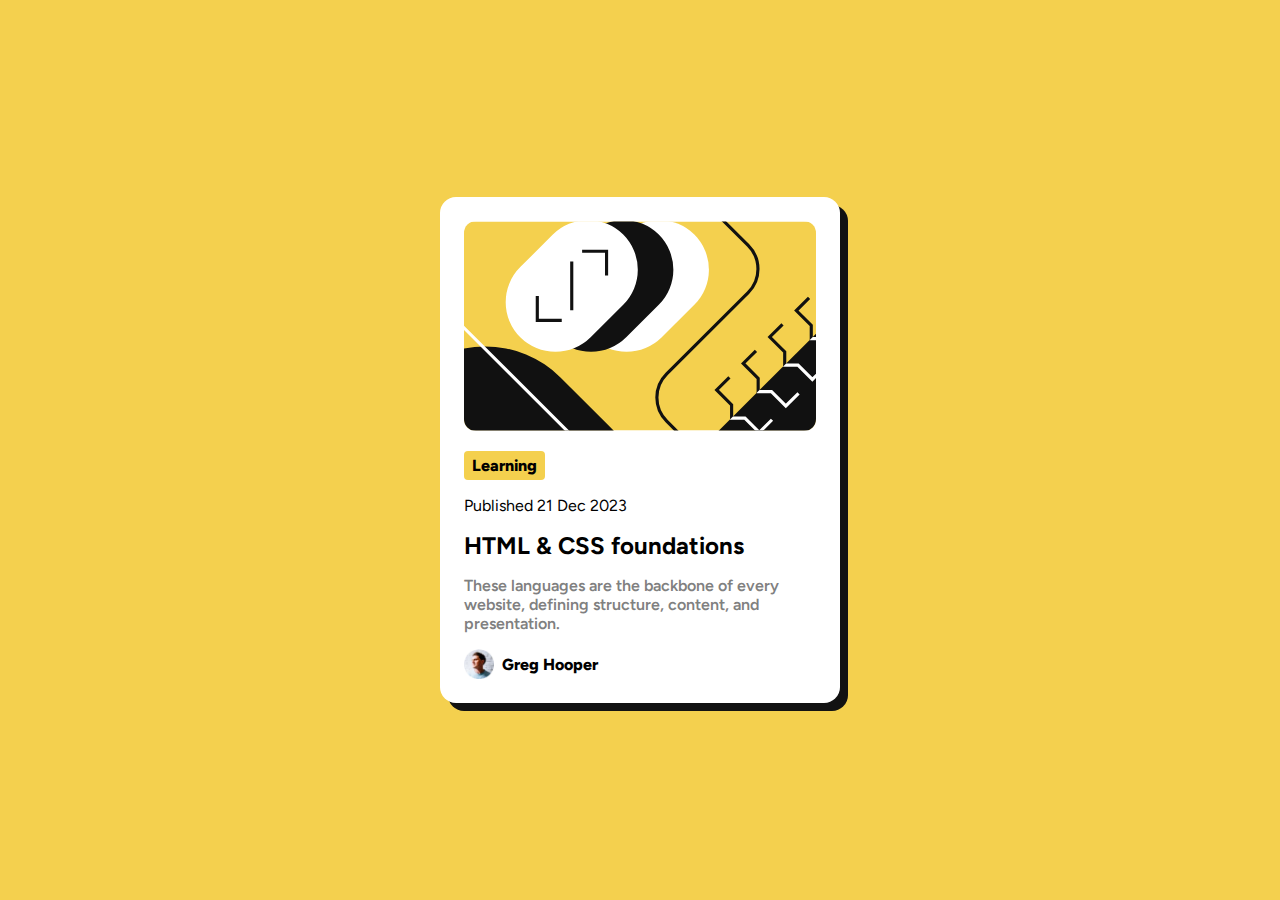
<file: blog-preview-card-main/index.html>
<!DOCTYPE html>
<html lang="en">

<head>
  <meta charset="UTF-8">
  <meta name="viewport" content="width=device-width, initial-scale=1.0">
  <link rel="stylesheet" href="./styles.css">
  <link rel="icon" type="image/png" sizes="32x32" href="./assets/images/favicon-32x32.png">
  <title>Frontend Mentor | Blog preview card</title>
</head>

<body>
  <main>
    <figure>
      <img src="./assets/images/illustration-article.svg" alt="illustration-article">
    </figure>
    <div class="blog-header">
      <p class="category">Learning</p>
      <p>Published 21 Dec 2023</p>
    </div>
    <div class="blog-info">
      <h1>HTML & CSS foundations</h1>
      <p> These languages are the backbone of every website, defining structure, content, and presentation.</p>
    </div>
    <div class="blog-footer">
      <img src="./assets/images/image-avatar.webp" alt="image-avatar">
      <p>Greg Hooper</p>
    </div>
  </main>
</body>

</html>
</file>
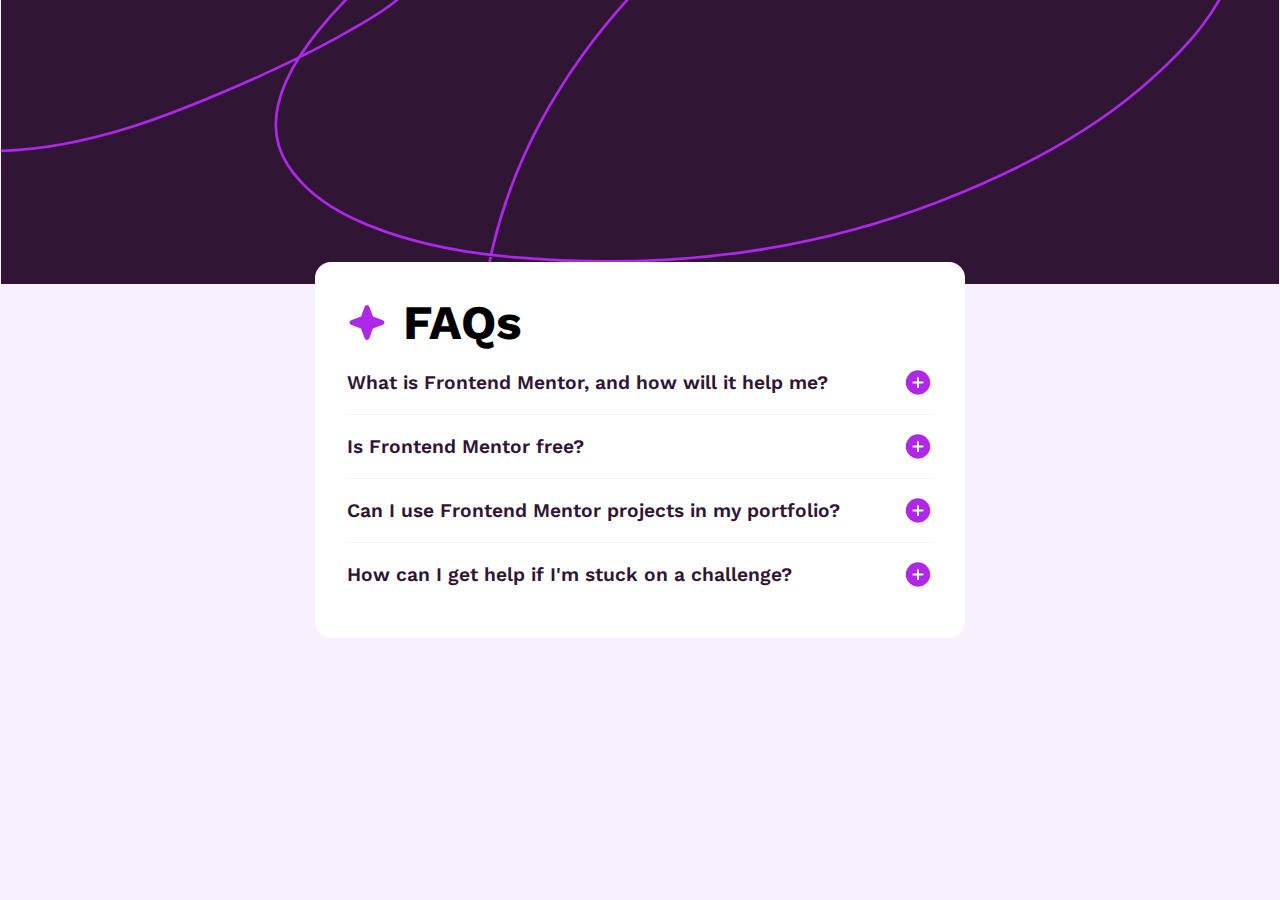
<file: faq-accordion-main/index.html>
<!DOCTYPE html>
<html lang="en">

<head>
  <meta charset="UTF-8">
  <meta name="viewport" content="width=device-width, initial-scale=1.0">
  <link rel="icon" type="image/png" sizes="32x32" href="./assets/images/favicon-32x32.png">
  <link rel="stylesheet" href="./styles.css">
  <title>Frontend Mentor | FAQ accordion</title>
</head>

<body>
  <main>
    <div class="title">
      <img src="./assets/images/icon-star.svg" alt="">
      <h1>FAQs</h1>
    </div>
    <div class="questions">
      <div class="question-container">
        <div class="question">
          <h2>What is Frontend Mentor, and how will it help me?</h2>
          <img id="btn-0" src="./assets/images/icon-plus.svg" alt="">
        </div>
        <p class="answer hidden" id="ans-0">Frontend Mentor offers realistic coding challenges to help developers
          improve
          their
          frontend coding skills with projects in HTML, CSS, and JavaScript. It's suitable for
          all levels and ideal for portfolio building.</p>
      </div>
      <hr>
      <div class="question-container">
        <div class="question">
          <h2>Is Frontend Mentor free?</h2>
          <img id="btn-1" src="./assets/images/icon-plus.svg" alt="">
        </div>
        <p class="answer hidden" id="ans-1">Yes, Frontend Mentor offers both free and premium coding challenges, with
          the
          free
          option providing access to a range of projects suitable for all skill levels.</p>
      </div>
      <hr>
      <div class="question-container">
        <div class="question">
          <h2> Can I use Frontend Mentor projects in my portfolio?</h2>
          <img id="btn-2" src="./assets/images/icon-plus.svg" alt="">
        </div>
        <p class="answer hidden" id="ans-2">Yes, you can use projects completed on Frontend Mentor in your portfolio.
          It's an
          excellent
          way to showcase your skills to potential employers!</p>
      </div>
      <hr>
      <div class="question-container">
        <div class="question">
          <h2>How can I get help if I'm stuck on a challenge?</h2>
          <img id="btn-3" src="./assets/images/icon-plus.svg" alt="">
        </div>
        <p class="answer hidden" id="ans-3">The best place to get help is inside Frontend Mentor's Discord community.
          There's
          a
          help
          channel where you can ask questions and seek support from other community members.</p>
      </div>
    </div>
  </main>
  <script src="./script.js"></script>
</body>

</html>
</file>
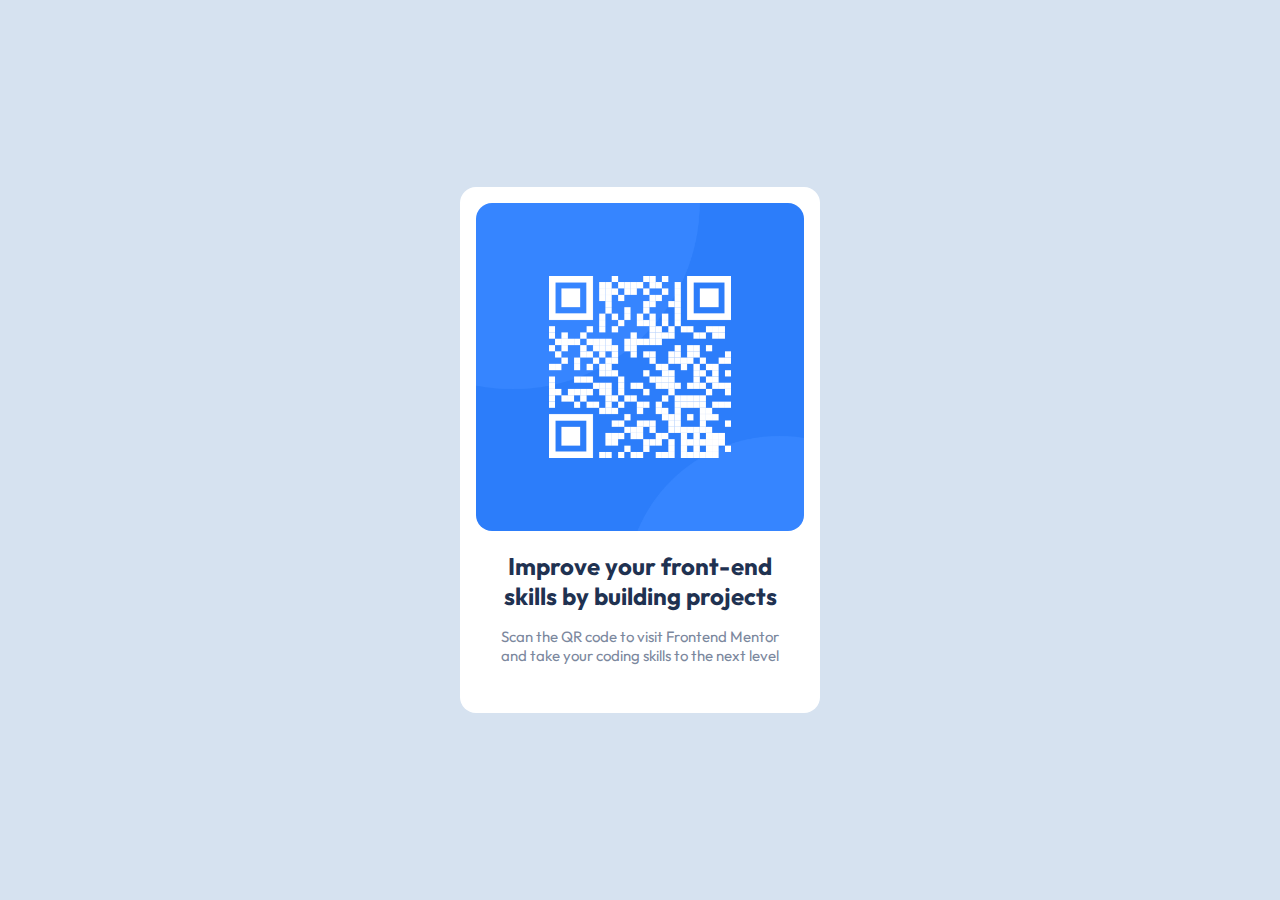
<file: qr-code-component-main/index.html>
<!DOCTYPE html>
<html lang="en">

<head>
  <meta charset="UTF-8">
  <meta name="viewport" content="width=device-width, initial-scale=1.0">
  <link rel="stylesheet" href="./styles.css">
  <link rel="icon" type="image/png" sizes="32x32" href="./images/favicon-32x32.png">
  <title>Frontend Mentor | QR code component</title>
</head>

<body>
  <div class="container">
    <img src="./images/image-qr-code.png" alt="Qr code">
    <h1> Improve your front-end skills by building projects</h1>
    <p> Scan the QR code to visit Frontend Mentor and take your coding skills to the next level</p>
  </div>
</body>

</html>
</file>
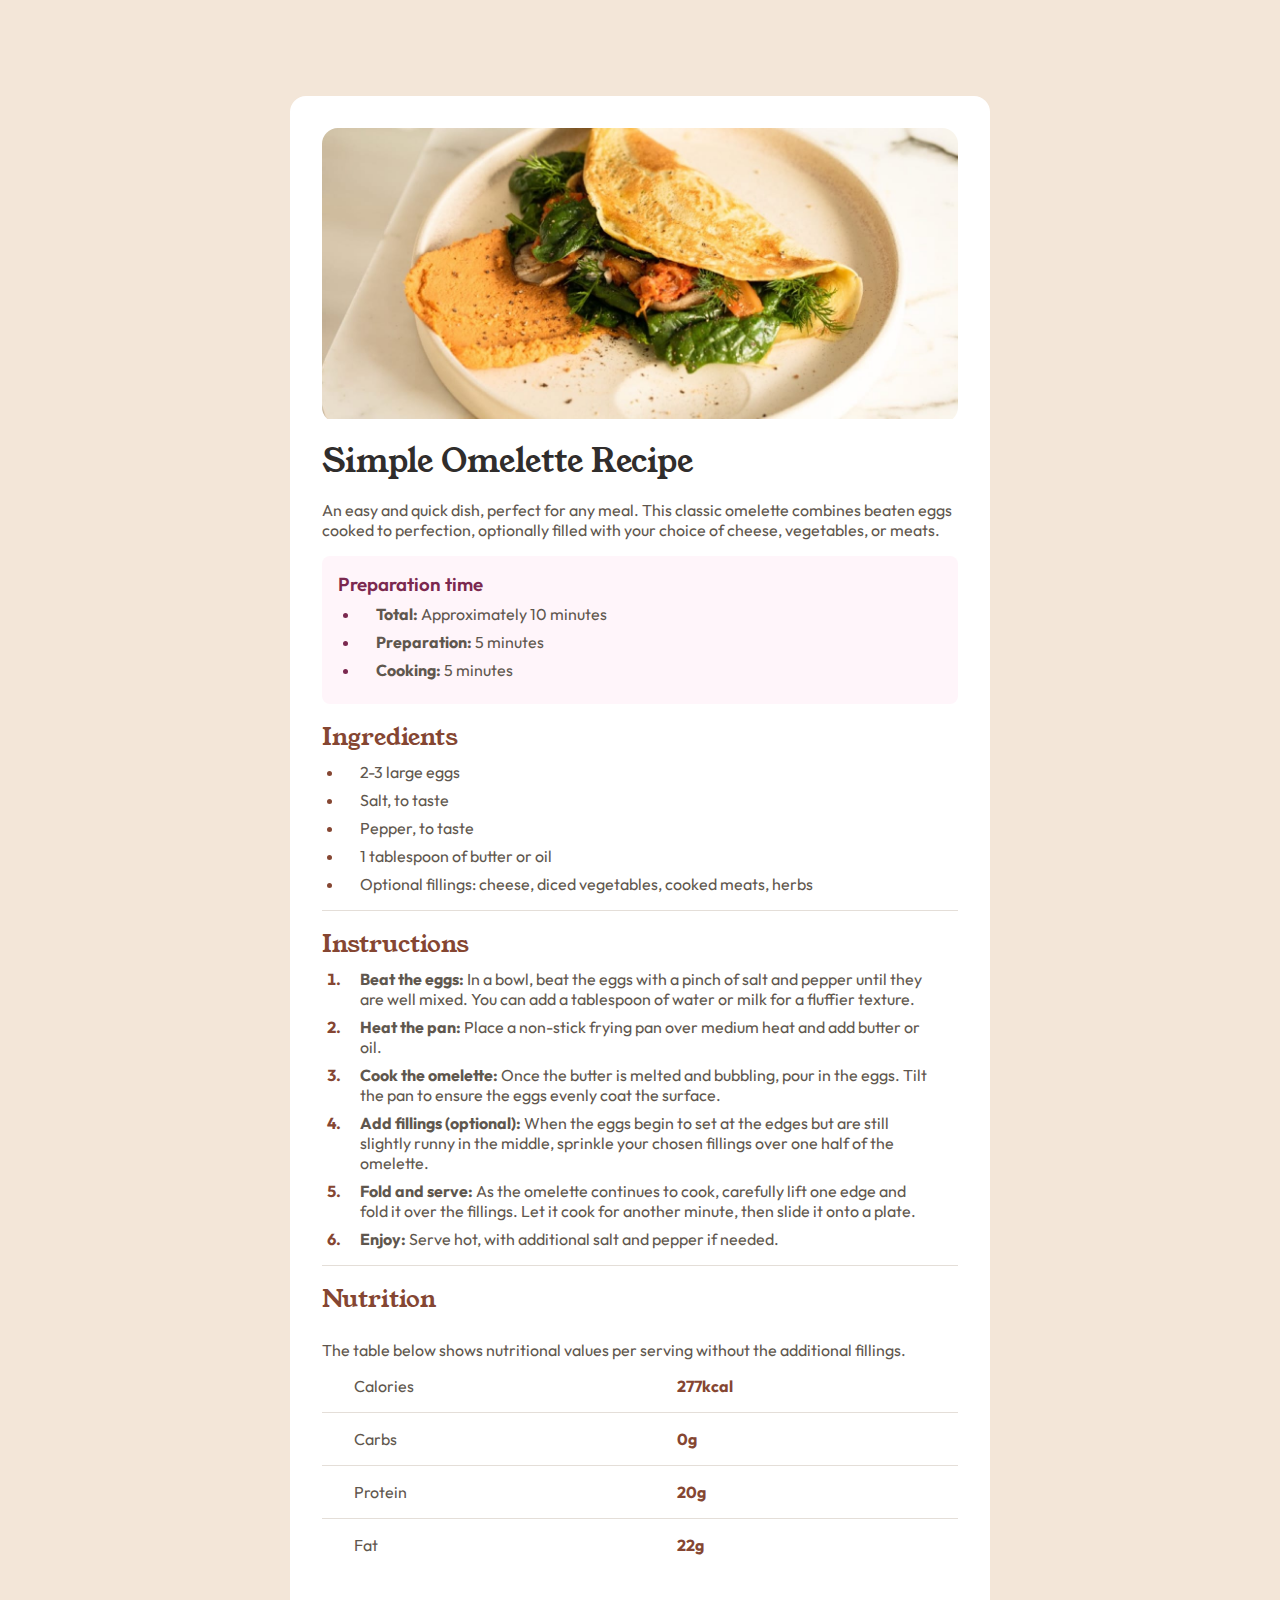
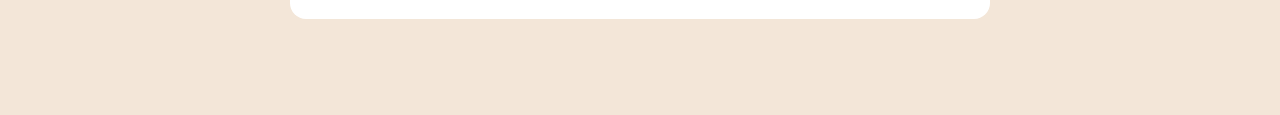
<file: recipe-page-main/index.html>
<!DOCTYPE html>
<html lang="en">

<head>
  <meta charset="UTF-8">
  <meta name="viewport" content="width=device-width, initial-scale=1.0">
  <link rel="stylesheet" href="./styles.css">
  <link rel="icon" type="image/png" sizes="32x32" href="./assets/images/favicon-32x32.png">

  <title>Frontend Mentor | Recipe page</title>

</head>

<body>
  <main class="main-cont">
    <figure class="img-cont">
      <img src="./assets/images/image-omelette.jpeg" alt="Omelette image">
    </figure>
    <div class="hero-cont">
      <h1> Simple Omelette Recipe</h1>
      <p>An easy and quick dish, perfect for any meal. This classic omelette combines beaten eggs cooked
        to perfection, optionally filled with your choice of cheese, vegetables, or meats.</p>
    </div>
    <div class="prep-cont">
      <h3>Preparation time</h3>
      <ul>
        <li><strong>Total:</strong> Approximately 10 minutes</li>
        <li><strong>Preparation:</strong> 5 minutes</li>
        <li><strong>Cooking:</strong> 5 minutes</li>
      </ul>
    </div>
    <div class="ingredients-cont">
      <h2>Ingredients</h2>
      <ul>
        <li>2-3 large eggs</li>
        <li>Salt, to taste</li>
        <li>Pepper, to taste</li>
        <li>1 tablespoon of butter or oil</li>
        <li>Optional fillings: cheese, diced vegetables, cooked meats, herbs</li>
      </ul>
    </div>
    <hr>
    <div class="ins-cont">
      <h2>Instructions</h2>
      <ol>
        <li><strong>Beat the eggs:</strong> In a bowl, beat the eggs with a pinch of salt and pepper until they are well
          mixed.
          You can add a tablespoon of water or milk for a fluffier texture.</li>
        <li><strong>Heat the pan:</strong> Place a non-stick frying pan over medium heat and add butter or oil.</li>
        <li><strong>Cook the omelette:</strong> Once the butter is melted and bubbling, pour in the eggs. Tilt the pan
          to ensure
          the eggs evenly coat the surface.</li>
        <li><strong>Add fillings (optional):</strong> When the eggs begin to set at the edges but are still slightly
          runny in the
          middle, sprinkle your chosen fillings over one half of the omelette.</li>
        <li><strong>Fold and serve:</strong> As the omelette continues to cook, carefully lift one edge and fold it over
          the
          fillings. Let it cook for another minute, then slide it onto a plate.</li>
        <li><strong>Enjoy:</strong> Serve hot, with additional salt and pepper if needed.</li>
      </ol>
    </div>
    <hr>
    <div class="nutri-cont">
      <h2>Nutrition</h2>
      <p>The table below shows nutritional values per serving without the additional fillings.</p>
      <table rules="rows">
        <tr>
          <td>Calories</td>
          <td>277kcal</td>
        </tr>
        <tr>
          <td>Carbs</td>
          <td>0g</td>
        </tr>
        <tr>
          <td>Protein</td>
          <td>20g</td>
        </tr>
        <tr>
          <td>Fat</td>
          <td>22g</td>
        </tr>
      </table>
    </div>
  </main>
</body>

</html>
</file>
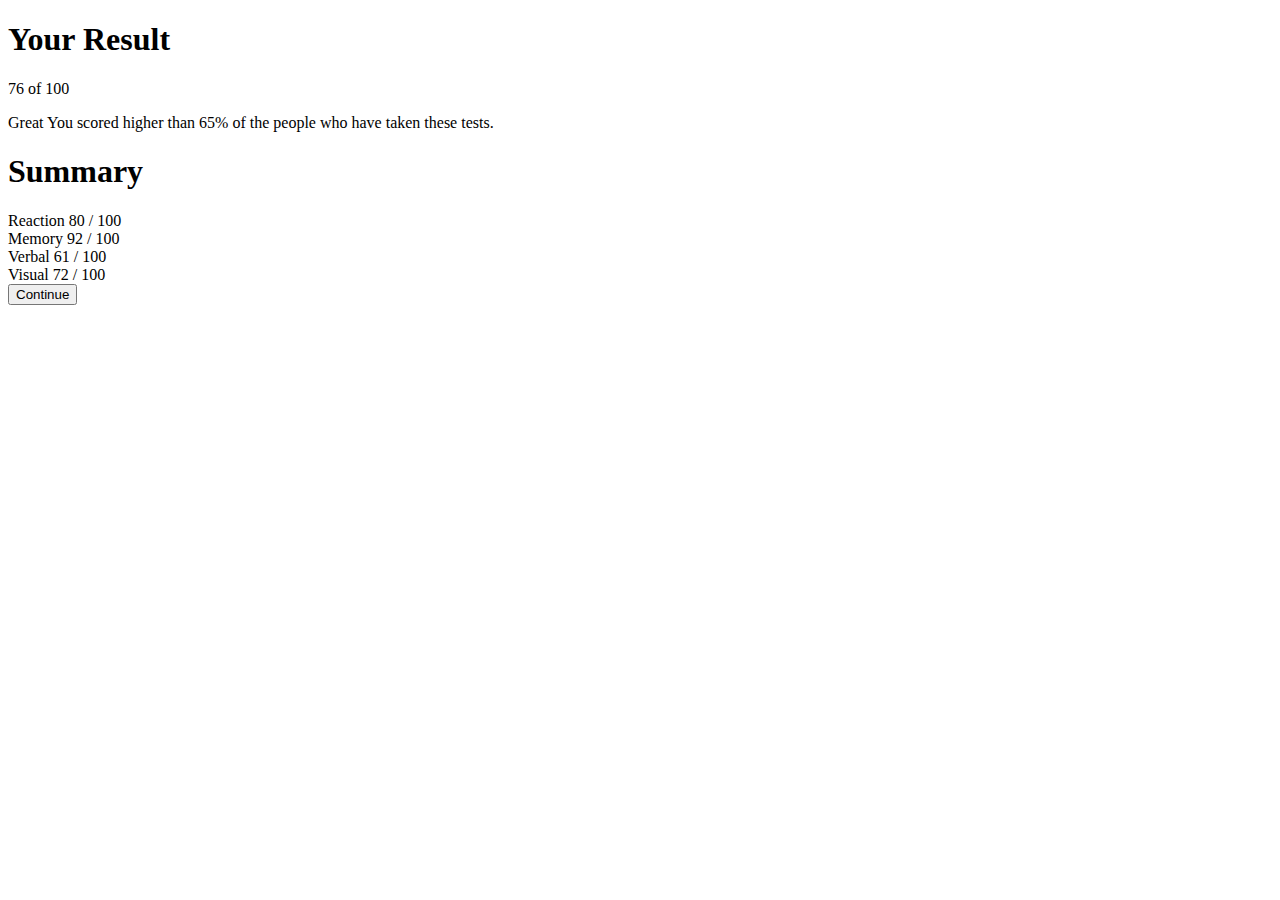
<file: results-summary-component-main/index.html>
<!DOCTYPE html>
<html lang="en">
  <head>
    <meta charset="UTF-8" />
    <meta name="viewport" content="width=device-width, initial-scale=1.0" />
    <link
      rel="icon"
      type="image/png"
      sizes="32x32"
      href="./assets/images/favicon-32x32.png"
    />
    <title>Frontend Mentor | Results summary component</title>
  </head>
  <body>
    <main>
      <section class="result">
        <h1>Your Result</h1>
        <p>76 of 100</p>
        <p>
          Great You scored higher than 65% of the people who have taken these
          tests.
        </p>
      </section>
      <section class="summary">
        <h1>Summary</h1>
        <div>Reaction 80 / 100</div>
        <div>Memory 92 / 100</div>
        <div>Verbal 61 / 100</div>
        <div>Visual 72 / 100</div>
        <button type="button">Continue</button>
      </section>
    </main>
  </body>
</html>
</file>
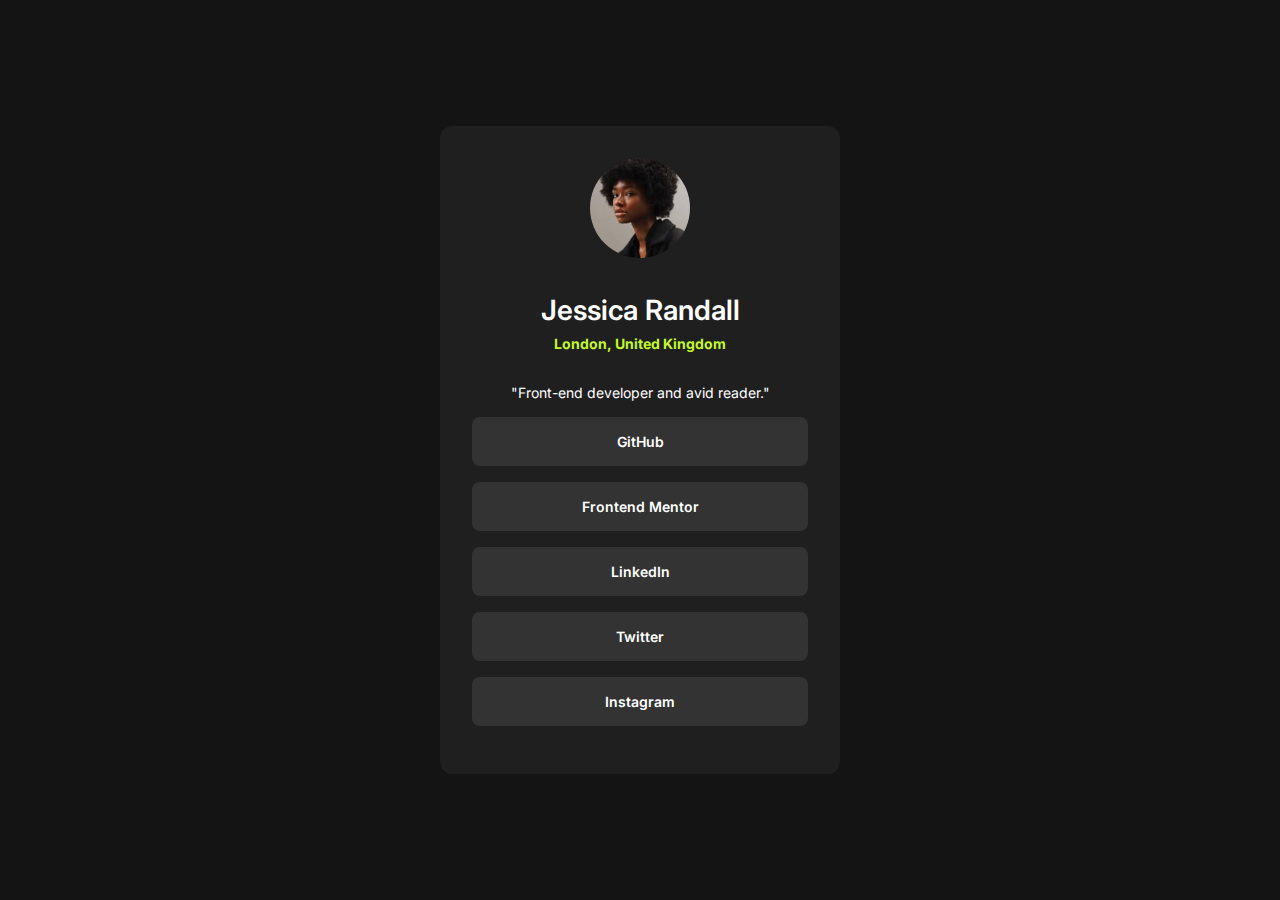
<file: social-links-profile-main/index.html>
<!DOCTYPE html>
<html lang="en">

<head>
  <meta charset="UTF-8">
  <meta name="viewport" content="width=device-width, initial-scale=1.0">

  <link rel="icon" type="image/png" sizes="32x32" href="./assets/images/favicon-32x32.png">
  <link rel="stylesheet" href="./styles.css">
  <title>Frontend Mentor | Social links profile</title>
</head>

<body>
  <main>
    <figure class="img-container">
      <img src="./assets/images/avatar-jessica.jpeg" alt="Profile pic">
    </figure>
    <div class="personal-info-container">
      <h1>Jessica Randall</h1>
      <h2>London, United Kingdom</h2>
      <p> "Front-end developer and avid reader."</p>
    </div>
    <div class="social-media-container">
      <ul>
        <li><a href="#">GitHub</a></li>
        <li><a href="#">Frontend Mentor</a></li>
        <li><a href="#">LinkedIn</a></li>
        <li><a href="#">Twitter</a></li>
        <li><a href="#">Instagram</a></li>
      </ul>
    </div>
  </main>
</body>

</html>
</file>
<file: blog-preview-card-main/styles.css>
@import url("https://fonts.googleapis.com/css2?family=Figtree:wght@600;800&display=swap");

:root {
  --Yellow: hsl(47, 88%, 63%);
  --White: hsl(0, 0%, 100%);
  --Grey: hsl(0, 0%, 50%);
  --Black: hsl(0, 0%, 7%);

  --Paragraph-size: 16px;
}

* {
  margin: 0;
  padding: 0;
  box-sizing: border-box;
}

body {
  font-family: "Figtree", sans-serif;
  background-color: var(--Yellow);
  min-height: 100vh;
  display: flex;
  justify-content: center;
  align-items: center;
}

main {
  position: relative;
  background-color: var(--White);
  width: 400px;
  border-radius: 1rem;
  padding: 1.5rem;

  figure {
    width: 100%;

    img {
      width: inherit;
      border-radius: 12px;
    }
  }

  .blog-header {
    margin: 1rem 0;

    .category {
      display: inline-block;
      padding: 0.3rem 0.5rem;
      background-color: var(--Yellow);
      border-radius: 4px;
      margin-bottom: 1rem;
      font-weight: 800;
    }
  }

  .blog-info {
    margin: 1rem 0;

    h1 {
      font-size: 1.5rem;
      margin-bottom: 1rem;
      cursor: pointer;
    }

    h1:hover {
      color: var(--Yellow);
    }

    p {
      font-weight: 600;
      color: var(--Grey);
    }
  }

  .blog-footer {
    display: flex;
    align-items: center;
    gap: 0.5rem;
    img {
      width: 30px;
    }

    p {
      font-weight: 800;
    }
  }
}

main::before {
  content: "";
  display: block;
  width: 100%;
  height: 100%;
  background-color: var(--Black);
  position: absolute;
  top: 8px;
  right: -8px;
  border-radius: 1rem;
  z-index: -1;
}
</file>
<file: faq-accordion-main/styles.css>
@import url("https://fonts.googleapis.com/css2?family=Work+Sans:ital,wght@0,100..900;1,100..900&display=swap");
:root {
  --white: hsl(0, 0%, 100%);
  --lightPink: hsl(275, 100%, 97%);
  --grayishPurple: hsl(292, 16%, 49%);
  --darkPurple: hsl(292, 42%, 14%);
}

* {
  margin: 0;
  padding: 0;
  box-sizing: border-box;
}

.hidden {
  display: none;
}

body {
  font-family: "Work Sans", sans-serif;
  background-color: var(--lightPink);
  background-image: url(./assets/images/background-pattern-desktop.svg);
  background-repeat: no-repeat;
  background-size: contain;

  min-height: 100vh;
  display: flex;
  justify-content: center;
  align-items: center;
}

main {
  background-color: var(--white);
  border-radius: 1rem;
  width: 650px;
  margin: 1rem;
  padding: 2rem;
}

hr {
  height: 1px;
  background-color: var(--lightPink);
  border: none;
}

.questions div {
  margin-bottom: 1rem;
}

.title {
  display: flex;
  gap: 1rem;
  align-items: center;

  h1 {
    font-size: 3rem;
  }
}

.questions {
  .question-container {
    .question {
      margin: 1rem 0;
      display: flex;
      align-items: center;
      justify-content: space-between;
      cursor: pointer;
      h2 {
        font-size: 1.2rem;
        font-weight: 600;
        color: var(--darkPurple);
      }
    }

    .question:hover {
      h2 {
        color: var(--grayishPurple);
      }
    }

    .answer {
      color: var(--grayishPurple);
    }
  }
}

@media (width <= 500px) {
  body {
    background-image: url(./assets/images/background-pattern-mobile.svg);
  }
}
</file>
<file: qr-code-component-main/styles.css>
@import url("https://fonts.googleapis.com/css2?family=Outfit:wght@400;700&display=swap");

:root {
  --white: hsl(0, 0%, 100%);
  --Light-gray: hsl(212, 45%, 89%);
  --Grayish-blue: hsl(220, 15%, 55%);
  --Dark-blue: hsl(218, 44%, 22%);
}

* {
  margin: 0;
  padding: 0;
  box-sizing: border-box;
}

body {
  font-family: "Outfit", sans-serif;
  min-height: 100vh;
  background-color: var(--Light-gray);
  display: flex;
  justify-content: center;
  align-items: center;
  font-size: 15px;
}

.container {
  background-color: var(--white);
  max-width: 360px;
  margin: 1rem;
  padding: 1rem;
  text-align: center;
  border-radius: 1rem;
  img {
    width: 100%;
    border-radius: 1rem;
  }
  h1 {
    color: var(--Dark-blue);
    font-weight: 700;
    margin: 1rem;
    font-size: 1.5rem;
  }
  p {
    margin: 1rem;
    padding-bottom: 1rem;
    color: var(--Grayish-blue);
  }
}
</file>
<file: recipe-page-main/styles.css>
@import url("https://fonts.googleapis.com/css2?family=Outfit:wght@400;600;700&family=Young+Serif&display=swap");

:root {
  --nutmeg: hsl(14, 45%, 36%);
  --dark-raspberry: hsl(332, 51%, 32%);

  --white: hsl(0, 0%, 100%);
  --rose-white: hsl(330, 100%, 98%);
  --eggshell: hsl(30, 54%, 90%);
  --light-grey: hsl(30, 18%, 87%);
  --wenge-brown: hsl(30, 10%, 34%);
  --dark-charcoal: hsl(24, 5%, 18%);

  --paragraph-size: 16px;
}

* {
  margin: 0;
  padding: 0;
  box-sizing: border-box;
}

body {
  background-color: var(--eggshell);
  display: flex;
  justify-content: center;
  align-items: center;
  min-height: 100vh;
  font-size: var(--paragraph-size);
  font-family: "Outfit", sans-serif;
}

hr {
  height: 1px;
  background-color: var(--light-grey);
  border: none;
}

h2 {
  font-family: "Young Serif", serif;
  color: var(--nutmeg);
  font-weight: normal;
  margin-bottom: 0.5rem;
}

ul,
ol {
  color: var(--wenge-brown);
  margin: 0 0.4rem;
  li {
    margin: 0.5rem 1rem;
    padding-left: 1rem;
  }
  li::marker {
    color: var(--dark-raspberry);
  }
}

.main-cont {
  margin: 6rem;
  background-color: var(--white);
  max-width: 700px;
  border-radius: 1rem;
  padding: 2rem;
  div {
    margin: 1rem 0;
  }
  .img-cont {
    width: 100%;
    border-radius: 1rem;
    overflow: hidden;
    img {
      width: inherit;
    }
  }
  .hero-cont {
    h1 {
      padding-bottom: 1rem;
      font-family: "Young Serif", serif;
      color: var(--dark-charcoal);
      font-weight: normal;
    }
    p {
      color: var(--wenge-brown);
    }
  }
  .prep-cont {
    padding: 1rem;
    background-color: var(--rose-white);
    border-radius: 8px;
    h3 {
      font-weight: 600;
      color: var(--dark-raspberry);
    }
  }
  .ingredients-cont {
    li::marker {
      color: var(--nutmeg);
    }
  }
  .ins-cont {
    li::marker {
      color: var(--nutmeg);
      font-weight: bold;
    }
  }
  .nutri-cont {
    h2 {
      font-family: "Young Serif", serif;
      color: var(--nutmeg);
      font-weight: normal;
      padding-bottom: 1rem;
    }
    p {
      color: var(--wenge-brown);
    }
    table {
      width: 100%;
      color: var(--wenge-brown);
      border-color: var(--light-grey);
      tr {
        td {
          padding: 1rem 2rem;
        }
        td:nth-child(2) {
          font-weight: bold;
          color: var(--nutmeg);
        }
      }
    }
  }
}

@media only screen and (max-width: 600px) {
  .main-cont {
    margin: 0;
    border-radius: 0;
  }
}
</file>
<file: social-links-profile-main/styles.css>
@import url("https://fonts.googleapis.com/css2?family=Inter:wght@400;600;700&display=swap");

:root {
  --green: hsl(75, 94%, 57%);

  --White: hsl(0, 0%, 100%);
  --Grey: hsl(0, 0%, 20%);
  --Dark-Grey: hsl(0, 0%, 12%);
  --Off-Black: hsl(0, 0%, 8%);

  --paragraph-size: 14px;
}

* {
  margin: 0;
  padding: 0;
  box-sizing: border-box;
}

ul {
  list-style: none;
  width: 100%;
  li {
    a {
      text-decoration: none;
      display: block;
      margin: 1rem 0;
      padding: 1rem;
      border-radius: 8px;
      font-weight: 600;
    }
  }
}

body {
  background-color: var(--Off-Black);
  min-height: 100vh;
  display: flex;
  justify-content: center;
  align-items: center;
  font-size: var(--paragraph-size);
  font-family: "Inter", sans-serif;
}

main {
  max-width: 100%;
  width: 400px;
  margin: 1rem;
  padding: 2rem;
  background-color: var(--Dark-Grey);
  border-radius: 12px;
  text-align: center;
  display: flex;
  justify-content: center;
  align-items: center;
  flex-direction: column;

  .img-container {
    width: 100px;
    margin-bottom: 2rem;
    img {
      width: inherit;
      border-radius: 50%;
    }
  }

  .personal-info-container {
    h1 {
      color: var(--White);
      margin-bottom: 0.5rem;
      font-weight: 600;
    }

    h2 {
      color: var(--green);
      font-size: var(--paragraph-size);
      margin-bottom: 2rem;
    }

    p {
      color: var(--White);
    }
  }

  .social-media-container {
    width: 100%;
    ul li a {
      color: var(--White);
      width: inherit;
      background-color: var(--Grey);
    }
    ul li a:hover {
      background-color: var(--green);
      color: var(--Dark-Grey);
    }
  }
}
</file>
